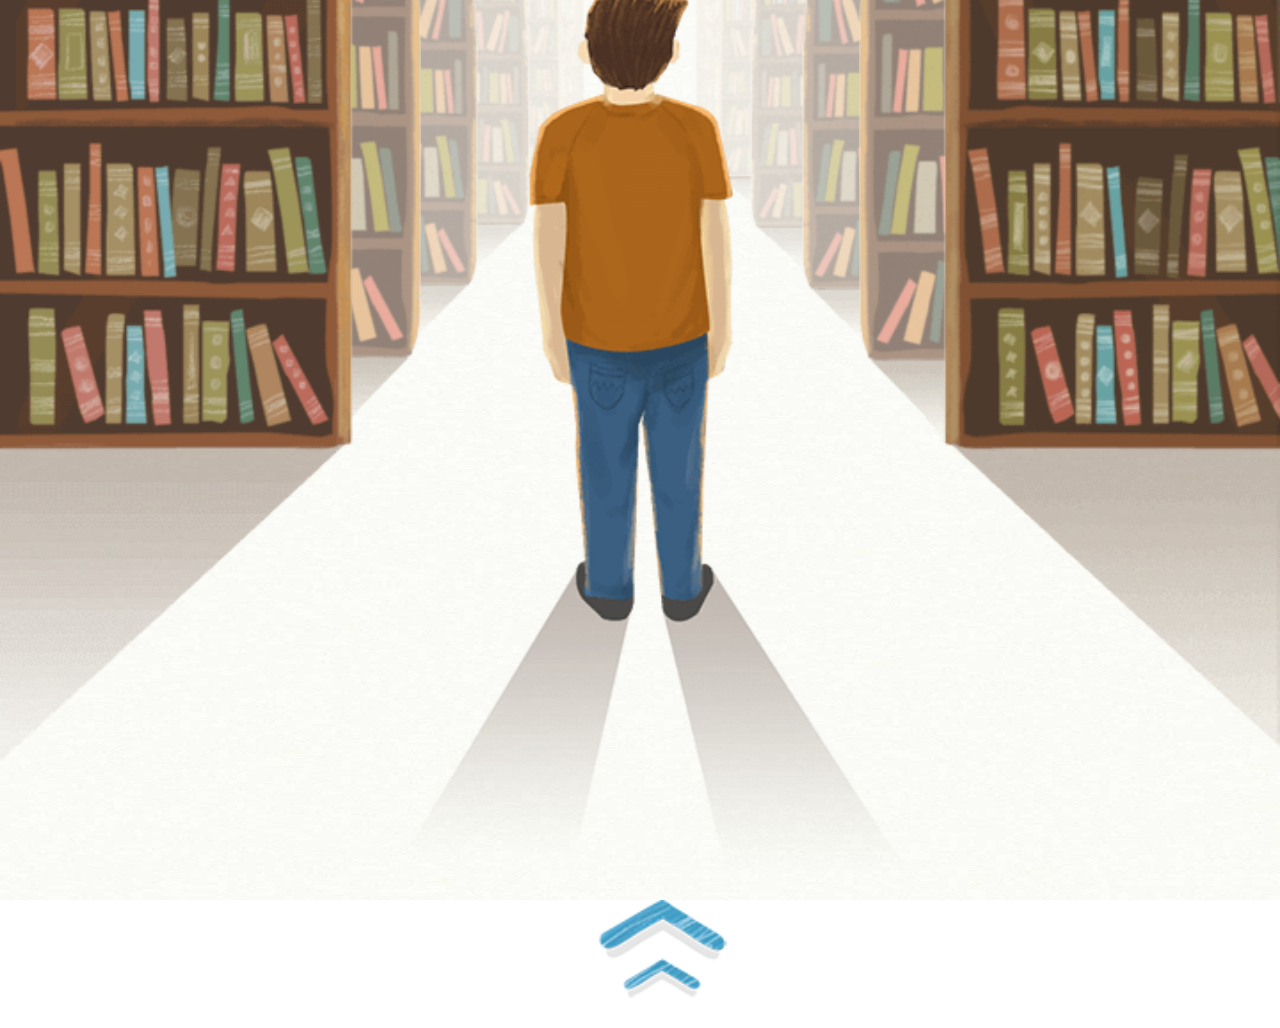
<file: index.html>
<!DOCTYPE html>
<html lang="zh-cn">
<head>
<meta charset="gb2312">
<title>����΢�Ŷ���</title>
<meta name="viewport" content="width=device-width,initial-scale=1,maximum-scale=1,user-scalable=0" />
<link rel="stylesheet" href="css/page.css">
</head>
<body class="bodybox">
<div class="wrap" id="wrap">
  

    <div class="item item-1 play onload" id="item1">
        <div class="box">
        
            <div class="s s_1_shelf6"></div>
            <div class="s s_1_shelf5"></div>
            <div class="s s_1_shelf4"></div>
            <div class="s s_1_shelf3"></div>
            <div class="s s_1_shelf2"></div>
            <div class="s s_1_shelf1"></div>
            <div class="s s_1_shelf12"></div>
            <div class="s s_1_shelf11"></div>
            <div class="s s_1_shelf10"></div>
            <div class="s s_1_shelf9"></div>
            <div class="s s_1_shelf8"></div>
            <div class="s s_1_shelf7"></div>
        		<div class="s s_1_man"></div>
            <div class="s s_1_dialog"></div>
        
        </div>
    </div>

    <div class="item item-2 onload" id="item2">
        <div class="box">
          <div class="s s_2_dialog"></div>
          <div class="s s_2_tree"></div>
          <div class="s s_2_tv">
            <div class="s s_2_tv_light"></div>
          </div>
          <div class="s s_2_body1"></div>
          <div class="s s_2_body2"></div>
          <div class="s s_2_head1"></div>
          <div class="s s_2_head2"></div>
          <div class="s s_2_book"></div>
        </div>
    </div>

    <div class="item item-3" id="item3">
        <div class="box">
          <div class="s s_3_shadow"></div>
          <div class="s s_3_table"></div>
          <div class="s s_3_book2"></div>
          <div class="w_3_body">
            <div class="s s_3_head"></div>
            <div class="s s_3_body"></div>
          </div>
          <div class="s s_3_dialog"></div>
        </div>
    </div>

    <div class="item item-4" id="item4">
        <div class="box">
          <div class="p_4_gray">
            <div class="s s_4_bg"></div>
            <div class="s s_4_book1"></div>
            <div class="s s_4_book2"></div>
            <div class="s s_4_book3"></div>
            <div class="s s_4_book4"></div>
            <div class="s s_4_book5"></div>
            <div class="s s_4_net"></div>
            <div class="s s_4_slogan"></div>
          </div>
          <div class="s s_4_color"></div>
          <a href="http://i.weread.qq.com/download?from=promote20150807" class="download">
            <span class="download_con"></span>
            <span class="download_star1"></span>
            <span class="download_star2"></span>
          </a>
        </div>
    </div>

</div>

<!-- ������ʾ _S -->
<div class="global">
    <div id="sliderTip" class="out"></div>
</div>

<div class="mod_loading" id="loading">
    <div class="content">
        <div class="progress"></div>
    </div>
</div>
<!-- ������ʾ _E -->

<!-- ���� _E -->


<script type="text/javascript" src="js/iSlider.js"></script> 

<script>

var tip = document.getElementById("sliderTip");

var slider; 
window.onload=function(){
  slider = new iSlider({
    wrap:'.wrap',
    item:'.item',
    playClass:'play',
    lastLocate:false,
    speed:1000,
    delay:0,
    onslide:function (index) {
        /* lock start 
        slider.opts.noslide=[0,1,2,3];
        tip.className="out";
        setTimeout(function(){
          if(index<3)tip.className="";
          slider.opts.noslide=[];
        },lockTime(index));
         lock end */
        if(index==3){
          slider.$("#item4").classList.add("ended");
          slider._tpl[3].classList.add("ended");
        }
    }
  });
  slider.$("#loading").style.display="none";
  function lockTime(index){
    switch(index){
      case 0: return 4200;
      case 1: return 3200;
      case 2: return 3200;
      case 3: return slider.$("#item4").classList.contains("ended")?1000:5500;
      default: return 1000;
    }
  }
}
    

function addcss(css){
    var head = document.getElementsByTagName('head')[0];
    var s = document.createElement('style');
    s.setAttribute('type', 'text/css');
    if (s.styleSheet) {   // IE
        s.styleSheet.cssText = css;
    } else {                // the world
        s.appendChild(document.createTextNode(css));
    }
    head.appendChild(s);
}
function returnBoxSizeCss(){
  var dRatio=720/1280,
      ww = window.innerWidth
              || document.documentElement.clientWidth
              || document.body.clientWidth,
      wh = window.innerHeight
              || document.documentElement.clientHeight
              || document.body.clientHeight,
      wRatio = ww/wh;
  return ".item .box{width:"+(wRatio>dRatio?wh*dRatio:ww)+"px;height:"+(wRatio>dRatio?wh:ww/dRatio)+"px;}.item-1 .box,.item-4 .box{width:"+ww+"px;height:"+ww/dRatio+"px;}";
}
addcss(returnBoxSizeCss());

if (typeof WeixinJSBridge == "undefined" && typeof onBridgeReady == 'function') {
	if (document.addEventListener) {
		document.addEventListener('WeixinJSBridgeReady', onBridgeReady, false);
	} else if (document.attachEvent) {
		document.attachEvent('WeixinJSBridgeReady', onBridgeReady);
		document.attachEvent('onWeixinJSBridgeReady', onBridgeReady);
	}
}

function onBridgeReady() {
	WeixinJSBridge.on("menu:share:timeline",function() {
		WeixinJSBridge.invoke("shareTimeline", {
			img_url: "http://res.mail.qq.com/node/wrpage/css/images/ic_launcher.png",
			link: window.location.href,
			desc: "���ǵ���һ�ζ�����ʲôʱ����",
			title: document.title
		});
	});
	WeixinJSBridge.on("menu:share:appmessage",function() {
		WeixinJSBridge.invoke("sendAppMessage", {
			img_url: "http://res.mail.qq.com/node/wrpage/css/images/ic_launcher.png",
			link: window.location.href,
			desc: "���ǵ���һ�ζ�����ʲôʱ����",
			title: document.title
		});
	});
}


</script>
</body>
</html>
</file>
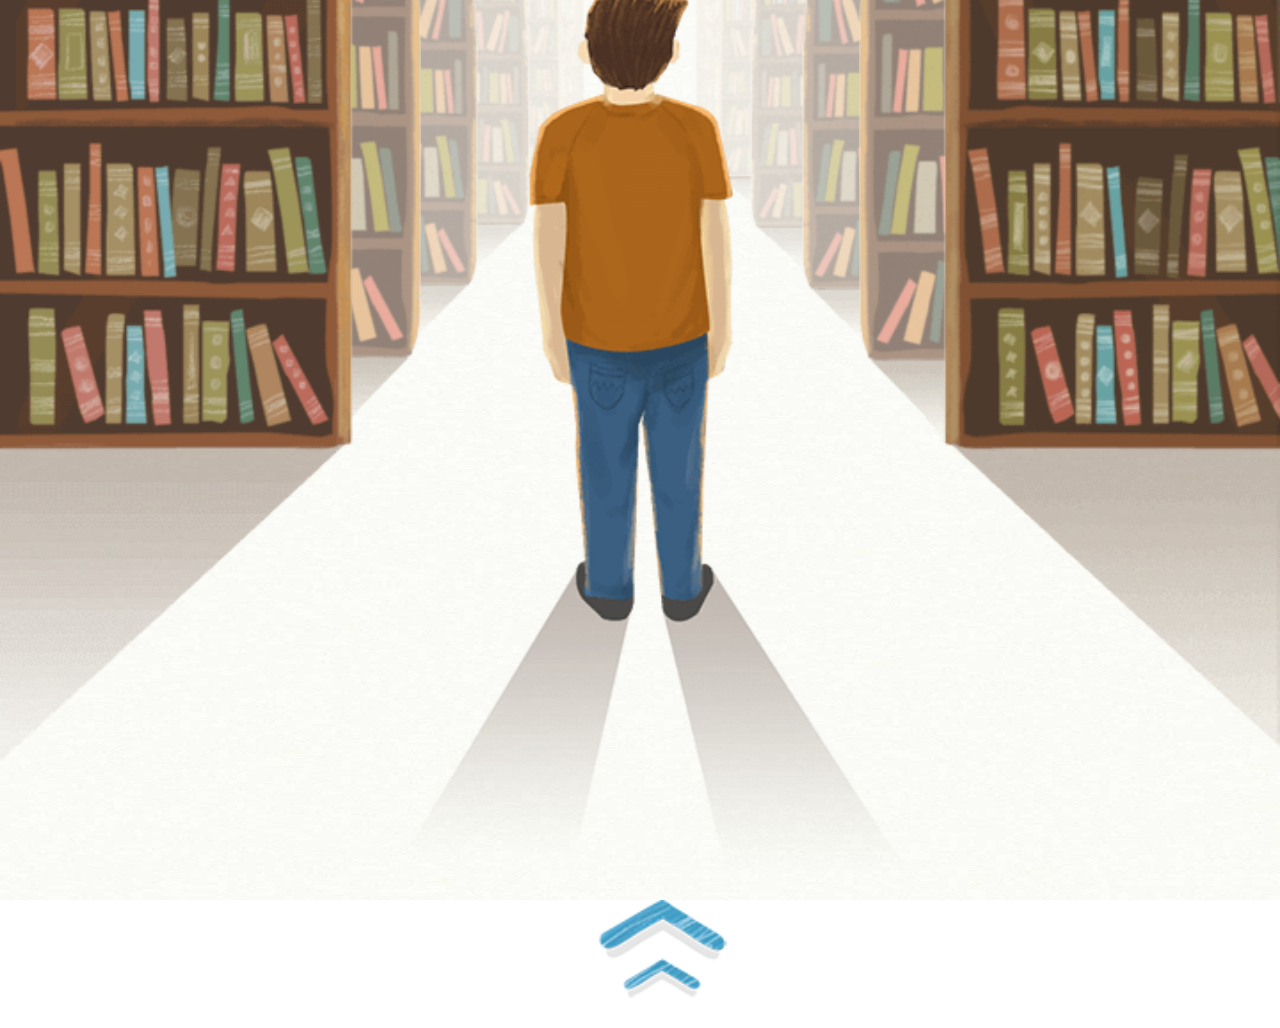
<file: haha.html>
<!DOCTYPE html>
<html lang="zh-cn">
<head>
<meta charset="gb2312">
<title>����΢�Ŷ���</title>
<meta name="viewport" content="width=device-width,initial-scale=1,maximum-scale=1,user-scalable=0" />
<link rel="stylesheet" href="css/page.css">
</head>
<body class="bodybox">
<div class="wrap" id="wrap">
  

    <div class="item item-1 play onload" id="item1">
        <div class="box">
        
            <div class="s s_1_shelf6"></div>
            <div class="s s_1_shelf5"></div>
            <div class="s s_1_shelf4"></div>
            <div class="s s_1_shelf3"></div>
            <div class="s s_1_shelf2"></div>
            <div class="s s_1_shelf1"></div>
            <div class="s s_1_shelf12"></div>
            <div class="s s_1_shelf11"></div>
            <div class="s s_1_shelf10"></div>
            <div class="s s_1_shelf9"></div>
            <div class="s s_1_shelf8"></div>
            <div class="s s_1_shelf7"></div>
        		<div class="s s_1_man"></div>
            <div class="s s_1_dialog"></div>
        
        </div>
    </div>

    <div class="item item-2 onload" id="item2">
        <div class="box">
          <div class="s s_2_dialog"></div>
          <div class="s s_2_tree"></div>
          <div class="s s_2_tv">
            <div class="s s_2_tv_light"></div>
          </div>
          <div class="s s_2_body1"></div>
          <div class="s s_2_body2"></div>
          <div class="s s_2_head1"></div>
          <div class="s s_2_head2"></div>
          <div class="s s_2_book"></div>
        </div>
    </div>

    <div class="item item-3" id="item3">
        <div class="box">
          <div class="s s_3_shadow"></div>
          <div class="s s_3_table"></div>
          <div class="s s_3_book2"></div>
          <div class="w_3_body">
            <div class="s s_3_head"></div>
            <div class="s s_3_body"></div>
          </div>
          <div class="s s_3_dialog"></div>
        </div>
    </div>

    <div class="item item-4" id="item4">
        <div class="box">
          <div class="p_4_gray">
            <div class="s s_4_bg"></div>
            <div class="s s_4_book1"></div>
            <div class="s s_4_book2"></div>
            <div class="s s_4_book3"></div>
            <div class="s s_4_book4"></div>
            <div class="s s_4_book5"></div>
            <div class="s s_4_net"></div>
            <div class="s s_4_slogan"></div>
          </div>
          <div class="s s_4_color"></div>
          <a href="http://i.weread.qq.com/download?from=promote20150807" class="download">
            <span class="download_con"></span>
            <span class="download_star1"></span>
            <span class="download_star2"></span>
          </a>
        </div>
    </div>

</div>

<!-- ������ʾ _S -->
<div class="global">
    <div id="sliderTip" class="out"></div>
</div>

<div class="mod_loading" id="loading">
    <div class="content">
        <div class="progress"></div>
    </div>
</div>
<!-- ������ʾ _E -->

<!-- ���� _E -->


<script type="text/javascript" src="js/iSlider.js"></script> 

<script>

var tip = document.getElementById("sliderTip");

var slider; 
window.onload=function(){
  slider = new iSlider({
    wrap:'.wrap',
    item:'.item',
    playClass:'play',
    lastLocate:false,
    speed:1000,
    delay:0,
    onslide:function (index) {
        /* lock start */
        slider.opts.noslide=[0,1,2,3];
        tip.className="out";
        setTimeout(function(){
          if(index<3)tip.className="";
          slider.opts.noslide=[];
        },lockTime(index));
        /* lock end */
        if(index==3){
          slider.$("#item4").classList.add("ended");
          slider._tpl[3].classList.add("ended");
        }
    }
  });
  slider.$("#loading").style.display="none";
  function lockTime(index){
    switch(index){
      case 0: return 4200;
      case 1: return 3200;
      case 2: return 3200;
      case 3: return slider.$("#item4").classList.contains("ended")?1000:5500;
      default: return 1000;
    }
  }
}
    

function addcss(css){
    var head = document.getElementsByTagName('head')[0];
    var s = document.createElement('style');
    s.setAttribute('type', 'text/css');
    if (s.styleSheet) {   // IE
        s.styleSheet.cssText = css;
    } else {                // the world
        s.appendChild(document.createTextNode(css));
    }
    head.appendChild(s);
}
function returnBoxSizeCss(){
  var dRatio=720/1280,
      ww = window.innerWidth
              || document.documentElement.clientWidth
              || document.body.clientWidth,
      wh = window.innerHeight
              || document.documentElement.clientHeight
              || document.body.clientHeight,
      wRatio = ww/wh;
  return ".item .box{width:"+(wRatio>dRatio?wh*dRatio:ww)+"px;height:"+(wRatio>dRatio?wh:ww/dRatio)+"px;}.item-1 .box,.item-4 .box{width:"+ww+"px;height:"+ww/dRatio+"px;}";
}
addcss(returnBoxSizeCss());

if (typeof WeixinJSBridge == "undefined" && typeof onBridgeReady == 'function') {
	if (document.addEventListener) {
		document.addEventListener('WeixinJSBridgeReady', onBridgeReady, false);
	} else if (document.attachEvent) {
		document.attachEvent('WeixinJSBridgeReady', onBridgeReady);
		document.attachEvent('onWeixinJSBridgeReady', onBridgeReady);
	}
}

function onBridgeReady() {
	WeixinJSBridge.on("menu:share:timeline",function() {
		WeixinJSBridge.invoke("shareTimeline", {
			img_url: "http://res.mail.qq.com/node/wrpage/css/images/ic_launcher.png",
			link: window.location.href,
			desc: "���ǵ���һ�ζ�����ʲôʱ����",
			title: document.title
		});
	});
	WeixinJSBridge.on("menu:share:appmessage",function() {
		WeixinJSBridge.invoke("sendAppMessage", {
			img_url: "http://res.mail.qq.com/node/wrpage/css/images/ic_launcher.png",
			link: window.location.href,
			desc: "���ǵ���һ�ζ�����ʲôʱ����",
			title: document.title
		});
	});
}


</script>
</body>
</html>
</file>
<file: css/page.css>
body,div,dl,dt,dd,ul,ol,li,h1,h2,h3,h4,h5,h6,pre,code,form,fieldset,legend,input,textarea,p,blockquote,th,td{margin:0;padding:0}article,aside,details,figcaption,figure,footer,header,hgroup,menu,nav,section{display:block}fieldset,img{border:0}table{border-collapse:collapse;border-spacing:0}li{list-style:none}a,a:hover{text-decoration:none;color:#ffe400}html,body{height:100%}body{line-height:1.5;font-size:12px;font-family:"hiragino sans gb",Arial;color:#fff;-webkit-tap-highlight-color:transparent}.wrap{position:relative;color:#fff;height:100%;overflow:hidden}.hide{display:none}.mod_loading{position:absolute;height:100%;left:0;top:0;width:100%;z-index:100;background:url(../images/bg.jpg) 0 0 no-repeat;background-size:100% 100%}.mod_loading .content{position:absolute;top:0;bottom:0;left:0;right:0;margin:auto;overflow:hidden;width:200px;height:36px;z-index:2}.mod_loading .progress{position:absolute;top:0;left:0;width:400px;height:36px;background:url(../images/loading.png) 0 0 repeat-x;background-size:200px 36px;-webkit-animation:loading 4s infinite linear}#sliderTip{position:absolute;height:0;width:100%;padding-top:10%;bottom:0;z-index:99;background:url(../images/tip.png) 0 0 no-repeat;background-size:100%;-webkit-transition:all 0.8s}#sliderTip.out{-webkit-transform:translateY(100%);oapcity:0}.item{position:absolute;top:100%}.item,.item .box{width:100%;height:100%;overflow:hidden}.item .box{position:relative;margin:0 auto}@-webkit-keyframes slide_up{0%,30%{opacity:0;-webkit-transform:translate3d(0, 10px, 0)}60%{opacity:1;-webkit-transform:translate3d(0, 0, 0)}100%{opacity:0;-webkit-transform:translate3d(0, -8px, 0)}}.wrap{background:url(../images/bg.jpg) 0 0 no-repeat;background-size:100% 100%}.item-1 .box,.item-4 .box{position:absolute;bottom:0;left:0;width:100%}.item-2 .box,.item-3 .box{position:absolute;top:0;right:0;bottom:0;left:0;margin:auto}.s{position:absolute;top:0;left:0;width:100%;height:100%;background:0 0 no-repeat;background-size:100% 100%}.onload .s_1_dialog{background-image:url(../images/sprite/1_dialog.png);width:48.61111%;height:22.03125%}.onload .s_1_man{background-image:url(../images/sprite/1_man.png);width:100%;height:40.46875%}.onload .s_1_shelf1{background-image:url(../images/sprite/1_shelf1.png);width:26.38889%;height:62.42188%}.onload .s_1_shelf10{background-image:url(../images/sprite/1_shelf10.png);width:41.38889%;height:19.14063%}.onload .s_1_shelf11{background-image:url(../images/sprite/1_shelf11.png);width:44.16667%;height:13.4375%}.onload .s_1_shelf12{background-image:url(../images/sprite/1_shelf12.png);width:45.83333%;height:8.75%}.onload .s_1_shelf1_book{background-image:url(../images/sprite/1_shelf1_book.png);width:100%;height:100%}.onload .s_1_shelf2{background-image:url(../images/sprite/1_shelf2.png);width:32.91667%;height:39.29688%}.onload .s_1_shelf3{background-image:url(../images/sprite/1_shelf3.png);width:37.36111%;height:26.95313%}.onload .s_1_shelf4{background-image:url(../images/sprite/1_shelf4.png);width:41.38889%;height:19.14063%}.onload .s_1_shelf5{background-image:url(../images/sprite/1_shelf5.png);width:44.16667%;height:13.4375%}.onload .s_1_shelf6{background-image:url(../images/sprite/1_shelf6.png);width:45.83333%;height:8.75%}.onload .s_1_shelf7{background-image:url(../images/sprite/1_shelf7.png);width:27.63889%;height:63.04688%}.onload .s_1_shelf7_book{background-image:url(../images/sprite/1_shelf7_book.png);width:100%;height:100%}.onload .s_1_shelf8{background-image:url(../images/sprite/1_shelf8.png);width:32.91667%;height:39.29688%}.onload .s_1_shelf9{background-image:url(../images/sprite/1_shelf9.png);width:37.36111%;height:26.95313%}.onload .s_2_body1{background-image:url(../images/sprite/2_body1.png);width:53.33333%;height:36.01563%}.onload .s_2_body2{background-image:url(../images/sprite/2_body2.png);width:53.33333%;height:36.01563%}.onload .s_2_book{background-image:url(../images/sprite/2_book.png);width:31.52778%;height:10.625%}.onload .s_2_dialog{background-image:url(../images/sprite/2_dialog.png);width:77.5%;height:41.48438%}.onload .s_2_head1{background-image:url(../images/sprite/2_head1.png);width:15.13889%;height:9.6875%}.onload .s_2_head2{background-image:url(../images/sprite/2_head2.png);width:15.13889%;height:9.6875%}.onload .s_2_tree{background-image:url(../images/sprite/2_tree.png);width:68.33333%;height:29.14062%}.onload .s_2_tv{background-image:url(../images/sprite/2_tv.png);width:60.27778%;height:32.1875%}.onload .s_2_tv_light{background-image:url(../images/sprite/2_tv_light.png);width:60.27778%;height:32.1875%}.onload .s_3_body{background-image:url(../images/sprite/3_body.png);width:100%;height:35.70313%}.onload .s_3_book2{background-image:url(../images/sprite/3_book2.png);width:19.86111%;height:7.89063%}.onload .s_3_dialog{background-image:url(../images/sprite/3_dialog.png);width:39.44444%;height:34.60938%}.onload .s_3_head{background-image:url(../images/sprite/3_head.png);width:100%;height:35.70313%}.onload .s_3_shadow{background-image:url(../images/sprite/3_shadow.png);width:100%;height:18.90625%}.onload .s_3_table{background-image:url(../images/sprite/3_table.png);width:100%;height:50.46875%}.onload .s_4_bg{background-image:url(../images/sprite/4_bg.png);width:100%;height:100%}.onload .s_4_book1{background-image:url(../images/sprite/4_book1.png);width:100%;height:14.76562%}.onload .s_4_book2{background-image:url(../images/sprite/4_book2.png);width:40.13889%;height:20.23438%}.onload .s_4_book3{background-image:url(../images/sprite/4_book3.png);width:31.52778%;height:21.09375%}.onload .s_4_book4{background-image:url(../images/sprite/4_book4.png);width:29.02778%;height:6.01563%}.onload .s_4_book5{background-image:url(../images/sprite/4_book5.png);width:36.66667%;height:5.15625%}.onload .s_4_color{background-image:url(../images/sprite/4_color.png);width:100%;height:100%}.onload .s_4_net{background-image:url(../images/sprite/4_net.png);width:100%;height:100%}.onload .s_4_slogan{background-image:url(../images/sprite/4_slogan.png);width:100%;height:23.28125%}.onload .s_download_con{background-image:url(../images/sprite/download_con.png);width:100%;height:18.51563%}.onload .s_download_star1{background-image:url(../images/sprite/download_star1.png);width:100%;height:18.51563%}.onload .s_download_star2{background-image:url(../images/sprite/download_star2.png);width:100%;height:18.51563%}.s_1_man{top:auto;bottom:0}.s_1_dialog{top:34.6875%;left:28.055556%;-webkit-transform-origin:51% 100%;-webkit-transform:translate(0)}.s_1_shelf1{top:30.859375%;left:auto;right:0}.s_1_shelf2{top:40.859375%;left:auto;right:0}.s_1_shelf3{top:48.671875%;left:auto;right:0}.s_1_shelf4{top:53.359375%;left:auto;right:0}.s_1_shelf5{top:56.25%;left:auto;right:0}.s_1_shelf6{top:58.046875%;left:auto;right:0}.s_1_shelf7{top:30.859375%}.s_1_shelf8{top:40.703125%}.s_1_shelf9{top:48.515625%}.s_1_shelf10{top:53.203125%}.s_1_shelf11{top:56.09375%}.s_1_shelf12{top:57.890625%}.play .s_1_man{-webkit-animation:s_1_man 2s both}.play .s_1_shelf1{-webkit-animation:shelfRight 2s both}.play .s_1_shelf2{-webkit-animation:shelfRight 2.2s both}.play .s_1_shelf3{-webkit-animation:shelfRight 2.4s both}.play .s_1_shelf4{-webkit-animation:shelfRight 2.6s both}.play .s_1_shelf5{-webkit-animation:shelfRight 2.8s both}.play .s_1_shelf6{-webkit-animation:shelfRight 3s both}.play .s_1_shelf7{-webkit-animation:shelfLeft 2.1s both}.play .s_1_shelf8{-webkit-animation:shelfLeft 2.3s both}.play .s_1_shelf9{-webkit-animation:shelfLeft 2.5s both}.play .s_1_shelf10{-webkit-animation:shelfLeft 2.7s both}.play .s_1_shelf11{-webkit-animation:shelfLeft 2.9s both}.play .s_1_shelf12{-webkit-animation:shelfLeft 3.1s both}.play .s_1_dialog{-webkit-animation:s_1_dialog 4s linear both}.s_2_dialog{top:8.515625%;left:10.694444%;-webkit-transform-origin:20% 100%;opacity:0;-webkit-transform:scale(0)}.s_2_tv{-webkit-transform:translateX(10%);-webkit-transition:-webkit-transform 1.4s}.s_2_tv{top:46.484375%;left:25.416667%}.onload .s_2_tv_light{top:0;left:0;width:100%;height:100%}.s_2_book{top:80.703125%;left:56.666667%;-webkit-transform:translateY(150%);-webkit-transition:-webkit-transform 2.2s}.s_2_head1,.s_2_head2{top:50.703125%;left:25.972222%}.s_2_head1{visibility:hidden}.s_2_head2{visibility:visible}.s_2_body1,.s_2_body2{top:58.75%;left:0%}.s_2_body2{visibility:hidden}.s_2_tree{top:38.125%;left:31.666667%}.play .s_2_dialog{-webkit-animation:s_2_dialog 2.6s forwards}.play .s_2_head1{-webkit-animation:s_2_head1 2.8s step-end}.play .s_2_head2{-webkit-animation:s_2_head2 2.8s step-end}.play .s_2_tv_light{-webkit-animation:s_2_tv_light1 0.4s step-start infinite}.play .s_2_body1{-webkit-animation:s_2_tv_light2 0.2s step-start infinite;-webkit-animation-delay:3s}.play .s_2_body2{-webkit-animation:s_2_tv_light1 0.2s step-start infinite;-webkit-animation-delay:3s}.play .s_2_tv{-webkit-transform:translateX(0%)}.play .s_2_book{-webkit-transform:translateY(0%)}.s_3_head{-webkit-transform-origin:46.66667% 21.444201%;-webkit-transform:rotate(-33deg)}.s_3_dialog{-webkit-transform-origin:87% 100%;-webkit-transform:scale(0);opacity:0;top:14.296875%;left:8.055556%}.s_3_shadow{top:auto;bottom:0}.s_3_book2{-webkit-transform:rotateX(-90deg);-webkit-transform-origin:0% 62.34375%;top:54.453125%;left:36.805556%}.w_3_body{position:absolute;top:52.578125%;left:0;width:100%;height:35.70313%}.onload .s_3_body,.onload .s_3_head{height:100%}.s_3_table{top:36.953125%}.s_3_body{-webkit-transform:translate3d(0, 0, 0)}.play .s_3_dialog{-webkit-animation:s_3_dialog linear 2.8s forwards}.play .s_3_head{-webkit-animation:s_3_head linear 4s both}.play .s_3_book2{-webkit-animation:s_3_book2 linear 4s both}.p_4_gray{position:absolute;top:0;left:0;width:100%;height:100%;overflow:hidden}.s_4_slogan{background-size:auto 100%;width:0}.s_4_color{opacity:0;-webkit-transform:translateY(0%)}@media screen and (max-height: 508px){.s_4_slogan{top:10%}}.s_4_book1{top:auto;bottom:0;-webkit-transform:translateY(70%);-webkit-transition:-webkit-transform ease-in 1s}.s_4_book2{top:65.278125%;left:30.5556%;-webkit-transform:translateY(30%);-webkit-transition:-webkit-transform ease-in 1s}.s_4_book3{top:64.543%;left:68.3%;-webkit-transform:translateY(12%);-webkit-transition:-webkit-transform ease-in 1s}.s_4_book4{top:80.22315%;left:6.527778%;-webkit-transform:translateY(-100%);-webkit-transition:-webkit-transform ease-in 1s}.s_4_book5{top:60.234375%;left:33.75%;-webkit-transform:translateY(10%);-webkit-transition:-webkit-transform ease-in 1.2s}.s_4_net{opacity:0;-webkit-transition:opacity ease-in 1.2s}.play .s_4_slogan{-webkit-animation:s_4_slogan step-end 5s forwards}.play .s_4_book1,.play .s_4_book2,.play .s_4_book3,.play .s_4_book4,.play .s_4_book5{-webkit-transform:translateY(0%)}.play .s_4_net{opacity:1}.ended .p_4_gray{-webkit-animation:p_4_gray linear 6.2s forwards}.ended .s_4_color{-webkit-animation:s_4_color linear 6.2s forwards}.ended .download{-webkit-animation:download linear 6.2s forwards}.download{position:absolute;bottom:0;left:0;right:0;height:0;padding-top:46%;background:#ccc url(../images/sprite/download_bg.jpg) center center no-repeat;background-size:100% 100%;-webkit-transform:translateY(100%)}.download_con,.download_star1,.download_star2{position:absolute;top:0;right:0;bottom:0;left:0;margin:auto;width:100%;height:0;padding-bottom:33%;background:0 0 no-repeat;background-size:100% 100%}.download_con{background-image:url(../images/sprite/download_con.png)}.download_star1{background-image:url(../images/sprite/download_star1.png);-webkit-animation:star1 1s infinite}.download_star2{background-image:url(../images/sprite/download_star2.png);-webkit-animation:star2 1s infinite}@-webkit-keyframes star1{0%{opacity:0}80%{opacity:1}100%{opacity:0}}@-webkit-keyframes star2{0%{opacity:1}80%{opacity:0}100%{opacity:1}}@-webkit-keyframes loading{0%{-webkit-transform:translateX(0%)}100%{-webkit-transform:translateX(-50%)}}@-webkit-keyframes s_1_man{0%{-webkit-transform:translate3d(0, 32%, 0)}100%{-webkit-transform:translate3d(0, 0, 0)}}@-webkit-keyframes shelfLeft{0%{-webkit-transform:translate3d(-100%, 0, 0)}50%{-webkit-transform:translate3d(-100%, 0, 0)}100%{-webkit-transform:translate3d(0%, 0, 0)}}@-webkit-keyframes shelfRight{0%{-webkit-transform:translate3d(100%, 0, 0)}50%{-webkit-transform:translate3d(100%, 0, 0)}100%{-webkit-transform:translate3d(0, 0, 0)}}@-webkit-keyframes s_1_dialog{0%{-webkit-transform:scale(0);opacity:0}80%{-webkit-transform:scale(0)}100%{-webkit-transform:scale(1);opacity:1}}@-webkit-keyframes s_2_head1{0%{visibility:visible}100%{visibility:hidden}}@-webkit-keyframes s_2_head2{0%{visibility:hidden}100%{visibility:visible}}@-webkit-keyframes s_2_dialog{0%{opacity:0;-webkit-transform:scale(0)}50%{opacity:0;-webkit-transform:scale(0)}100%{opacity:1;-webkit-transform:scale(1)}}@-webkit-keyframes s_2_tv_light1{0%{visibility:visible}50%{visibility:hidden}100%{visibility:visible}}@-webkit-keyframes s_2_tv_light2{0%{visibility:hidden}50%{visibility:visible}100%{visibility:hidden}}@-webkit-keyframes s_3_dialog{0%{-webkit-transform:scale(0);opacity:0}60%{-webkit-transform:scale(0);opacity:0}100%{-webkit-transform:scale(1);opacity:1}}@-webkit-keyframes s_3_head{0%{-webkit-transform:rotate(0deg)}15%{-webkit-transform:rotate(0deg)}23%{-webkit-transform:rotate(-6deg)}41%{-webkit-transform:rotate(6deg)}59%{-webkit-transform:rotate(-6deg)}77%{-webkit-transform:rotate(6deg)}83%{-webkit-transform:rotate(6deg)}92%{-webkit-transform:rotate(-33deg)}100%{-webkit-transform:rotate(-33deg)}}@-webkit-keyframes s_3_book2{0%{-webkit-transform:rotateX(0deg)}90%{-webkit-transform:rotateX(0deg)}100%{-webkit-transform:rotateX(-90deg)}}@-webkit-keyframes s_4_slogan{0%{width:0}30%{width:0}37%{width:27%}44%{width:34%}51%{width:39%}58%{width:46%}65%{width:52%}72%{width:58%}79%{width:65%}86%{width:71%}93%{width:77%}100%{width:100%}}@-webkit-keyframes p_4_gray{0%{opacity:1;-webkit-transform:translateY(0%)}90%{opacity:1;-webkit-transform:translateY(0%)}100%{opacity:0;-webkit-transform:translateY(-26%)}}@-webkit-keyframes s_4_color{0%{opacity:0;-webkit-transform:translateY(0%)}90%{opacity:0;-webkit-transform:translateY(0%)}100%{opacity:1;-webkit-transform:translateY(-26%)}}@-webkit-keyframes download{0%{-webkit-transform:translateY(100%)}90%{-webkit-transform:translateY(100%)}100%{-webkit-transform:translateY(0%)}}
</file>
